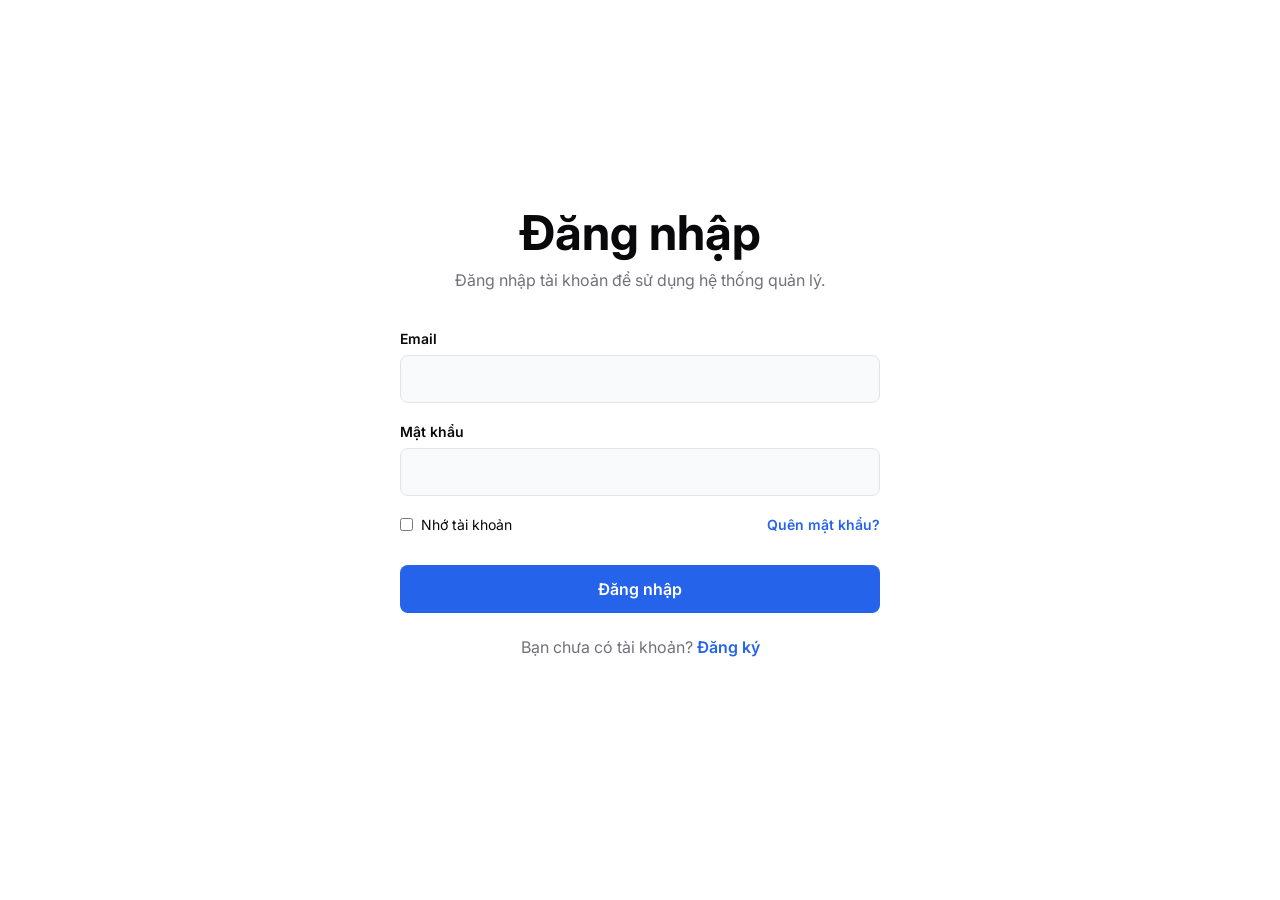
<file: Project/pages/login.html>
<!DOCTYPE html>
<html lang="en">

<head>
    <meta charset="UTF-8">
    <meta name="viewport" content="width=device-width, initial-scale=1.0">
    <title>Document</title>
    <link rel="stylesheet" href="../css/login.css">
    <link rel="preconnect" href="https://fonts.googleapis.com">
    <link rel="preconnect" href="https://fonts.gstatic.com" crossorigin>
    <link
        href="https://fonts.googleapis.com/css2?family=Inter:ital,opsz,wght@0,14..32,100..900;1,14..32,100..900&display=swap"
        rel="stylesheet">
</head>

<body>
    <div class="container">
    <h1>Đăng nhập</h1>
    <p>Đăng nhập tài khoản để sử dụng hệ thống quản lý.</p>
    
    <div class="form-group">
        <label>Email</label>
        <input type="email" placeholder="">
    </div>

    <div class="form-group">
        <label>Mật khẩu</label>
        <input type="password" placeholder="">
    </div>

    <div class="tick">
        <label class="checkbox-container">
            <input type="checkbox"> Nhớ tài khoản
        </label>
        <a href="#">Quên mật khẩu?</a>
    </div>

    <button class="btn">Đăng nhập</button>

    <p class="footer-text">Bạn chưa có tài khoản? <a href="./register.html">Đăng ký</a></p>
</div>
</body>

</html>
</file>
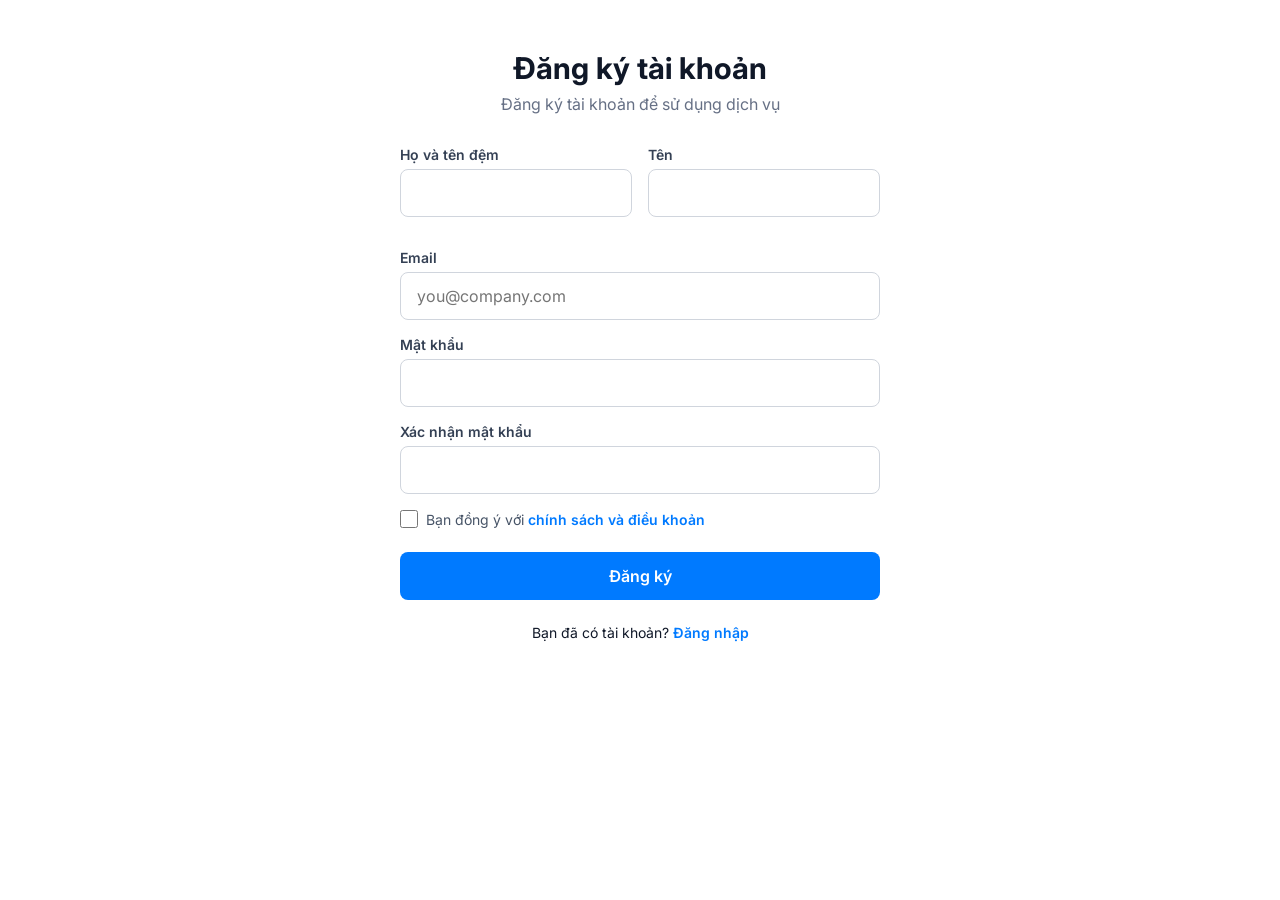
<file: Project/pages/register.html>
<!DOCTYPE html>
<html lang="en">

<head>
    <meta charset="UTF-8">
    <meta name="viewport" content="width=device-width, initial-scale=1.0">
    <title>Document</title>
    <link rel="stylesheet" href="../css/register.css">
    <link rel="preconnect" href="https://fonts.googleapis.com">
    <link rel="preconnect" href="https://fonts.gstatic.com" crossorigin>
    <link
        href="https://fonts.googleapis.com/css2?family=Inter:ital,opsz,wght@0,14..32,100..900;1,14..32,100..900&display=swap"
        rel="stylesheet">
</head>

<body>
    <div class="container">
        <h1>Đăng ký tài khoản</h1>
        <p class="subtitle">Đăng ký tài khoản để sử dụng dịch vụ</p>

        <form class="registration-form">
            <div class="row">
                <div class="input_field_base">
                    <label>Họ và tên đệm</label>
                    <input type="text">
                </div>
                <div class="input_field_base">
                    <label>Tên</label>
                    <input type="text">
                </div>
            </div>

            <div class="input_field_base">
                <label>Email</label>
                <input type="email" placeholder="you@company.com">
            </div>

            <div class="input_field_base">
                <label>Mật khẩu</label>
                <input type="password">
            </div>

            <div class="input_field_base">
                <label>Xác nhận mật khẩu</label>
                <input type="password">
            </div>

            <div class="checkbox-group">
                <input type="checkbox" id="terms">
                <label for="terms">Bạn đồng ý với <a href="#">chính sách và điều khoản</a></label>
            </div>

            <button type="submit" class="btn">Đăng ký</button>
        </form>

        <p class="login-footer">Bạn đã có tài khoản? <a href="./register.html">Đăng nhập</a></p>
    </div>
</body>

</html>
</file>
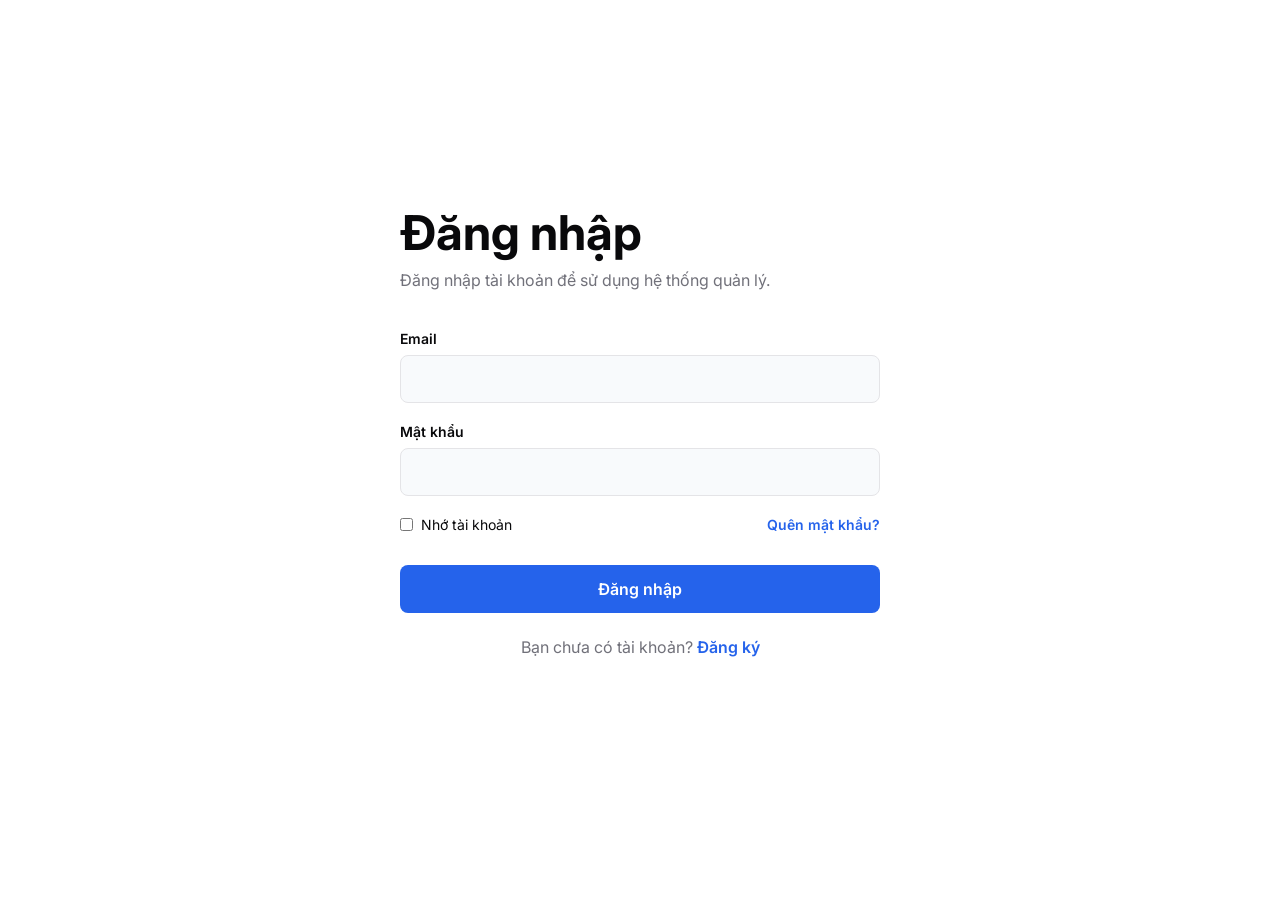
<file: Project_day2/pages/login.html>
<!DOCTYPE html>
<html lang="en">

<head>
    <meta charset="UTF-8">
    <meta name="viewport" content="width=device-width, initial-scale=1.0">
    <title>Document</title>
    <link rel="stylesheet" href="../css/login.css">
    <link rel="preconnect" href="https://fonts.googleapis.com">
    <link rel="preconnect" href="https://fonts.gstatic.com" crossorigin>
    <link
        href="https://fonts.googleapis.com/css2?family=Inter:ital,opsz,wght@0,14..32,100..900;1,14..32,100..900&display=swap"
        rel="stylesheet">
</head>

<body>
    <div class="container">
        <div class="title">
            <h1>Đăng nhập</h1>
            <p>Đăng nhập tài khoản để sử dụng hệ thống quản lý.</p>
        </div>

        <div class="form-group">
            <label>Email</label>
            <input type="email" placeholder="">
        </div>

        <div class="form-group">
            <label>Mật khẩu</label>
            <input type="password" placeholder="">
        </div>

        <div class="tick">
            <label class="checkbox-container">
                <input type="checkbox" style="border: 1px #94A3B8;"> Nhớ tài khoản
            </label>
            <a href="#">Quên mật khẩu?</a>
        </div>

        <button class="btn">Đăng nhập</button>

        <p class="footer-text">Bạn chưa có tài khoản? <a href="./register.html">Đăng ký</a></p>
    </div>
</body>

</html>
</file>
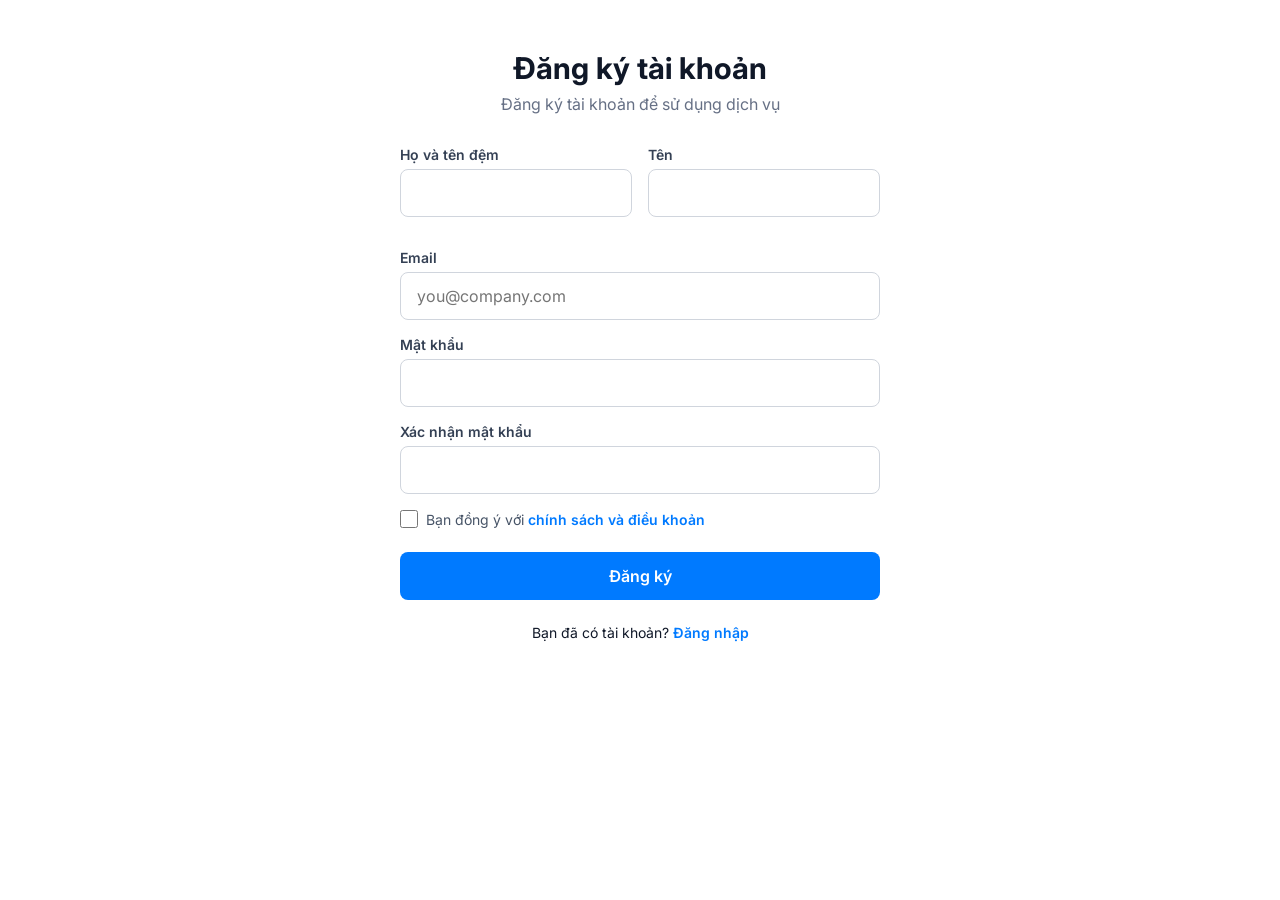
<file: Project_day2/pages/register.html>
<!DOCTYPE html>
<html lang="en">

<head>
    <meta charset="UTF-8">
    <meta name="viewport" content="width=device-width, initial-scale=1.0">
    <title>Document</title>
    <link rel="stylesheet" href="../css/register.css">
    <link rel="preconnect" href="https://fonts.googleapis.com">
    <link rel="preconnect" href="https://fonts.gstatic.com" crossorigin>
    <link
        href="https://fonts.googleapis.com/css2?family=Inter:ital,opsz,wght@0,14..32,100..900;1,14..32,100..900&display=swap"
        rel="stylesheet">
</head>

<body>
    <div class="container">
        <h1>Đăng ký tài khoản</h1>
        <p class="subtitle">Đăng ký tài khoản để sử dụng dịch vụ</p>

        <form class="registration-form">
            <div class="row">
                <div class="input_field_base">
                    <label>Họ và tên đệm</label>
                    <input type="text">
                </div>
                <div class="input_field_base">
                    <label>Tên</label>
                    <input type="text">
                </div>
            </div>

            <div class="input_field_base">
                <label>Email</label>
                <input type="email" placeholder="you@company.com">
            </div>

            <div class="input_field_base">
                <label>Mật khẩu</label>
                <input type="password">
            </div>

            <div class="input_field_base">
                <label>Xác nhận mật khẩu</label>
                <input type="password">
            </div>

            <div class="checkbox-group">
                <input type="checkbox" id="terms">
                <label for="terms">Bạn đồng ý với <a href="#">chính sách và điều khoản</a></label>
            </div>

            <button type="submit" class="btn">Đăng ký</button>
        </form>

        <p class="login-footer">Bạn đã có tài khoản? <a href="./login.html">Đăng nhập</a></p>
    </div>
</body>

</html>
</file>
<file: Project/css/login.css>
* {
    margin: 0;
    padding: 0;
    box-sizing: border-box;
    font-family: 'Inter', sans-serif;
}

body {
    display: flex;
    justify-content: center;
    align-items: center;
    min-height: 100vh;
    background-color: #fff;
}

.container {
    width: 100%;
    max-width: 480px;
    display: flex;
    flex-direction: column;
    text-align: center;
}

.container h1 {
    font-weight: 700;
    font-size: 48px;
    color: #09090B;
    margin-bottom: 8px;
}

.container p {
    font-size: 16px;
    color: #71717a;
    margin-bottom: 40px;
}

.form-group {
    display: flex;
    flex-direction: column;
    align-items: flex-start;
    margin-bottom: 20px;
    gap: 8px;
}

.form-group label {
    font-weight: 600;
    font-size: 14px;
    color: #09090B;
}

.form-group input {
    width: 100%;
    height: 48px;
    padding: 12px 16px;
    border-radius: 8px;
    border: 1px solid #E4E4E7;
    background-color: #F8FAFC;
    font-size: 16px;
    outline: none;
    transition: border 0.2s;
}

.form-group input:focus {
    border: 1px solid #2563EB;
}

.tick {
    display: flex;
    justify-content: space-between;
    align-items: center;
    margin-bottom: 32px;
    font-size: 14px;
}

.checkbox-container {
    display: flex;
    align-items: center;
    gap: 8px;
    color: #09090B;
    cursor: pointer;
}

.btn {
    width: 100%;
    height: 48px;
    background-color: #2563EB;
    color: white;
    border: none;
    border-radius: 8px;
    font-weight: 600;
    font-size: 16px;
    cursor: pointer;
    transition: opacity 0.2s;
}

.btn:hover {
    opacity: 0.9;
}

a {
    color: #2563EB;
    text-decoration: none;
    font-weight: 600;
}

.footer-text {
    margin-top: 24px;
    font-size: 14px;
}

@media (max-width: 450px) {
    .container {
        padding: 20px;
    }
    .container h1 {
        font-size: 32px;
    }
}
</file>
<file: Project/css/register.css>
* {
    margin: 0;
    padding: 0;
    box-sizing: border-box;
    font-family: 'Inter', sans-serif;
}

body {
    display: flex;
    justify-content: center;
    align-items: flex-start;
    padding: 50px 20px;
    background-color: #fff;
}

.container {
    width: 100%;
    max-width: 480px;
    text-align: center;
}

.container h1 {
    font-size: 30px;
    font-weight: 700;
    color: #101828;
    margin-bottom: 8px;
}

.subtitle {
    font-size: 16px;
    color: #667085;
    margin-bottom: 32px;
}

.row {
    display: flex;
    gap: 16px;
    margin-bottom: 16px;
}

.row .input_field_base {
    flex: 1;
    text-align: left;
}

.input_field_base {
    margin-bottom: 16px;
    text-align: left;
}

.input_field_base label {
    display: block;
    font-weight: 600;
    font-size: 14px;
    color: #344054;
    margin-bottom: 6px;
}

.input_field_base input {
    width: 100%;
    height: 48px;
    padding: 12px 16px;
    border-radius: 8px;
    border: 1px solid #D0D5DD;
    outline: none;
    font-size: 16px;
}

.checkbox-group {
    display: flex;
    align-items: center;
    gap: 8px;
    margin-bottom: 24px;
    font-size: 14px;
    color: #475467;
}

.checkbox-group input[type="checkbox"] {
    width: 18px;
    height: 18px;
    cursor: pointer;
}

.btn {
    background-color: #007AFF;
    border-radius: 8px;
    color: white;
    width: 100%;
    height: 48px;
    font-weight: 600;
    font-size: 16px;
    border: none;
    cursor: pointer;
    transition: background 0.3s;
}

.btn:hover {
    background-color: #0056b3;
}

.login-footer {
    margin-top: 24px;
    font-size: 14px;
    color: #101828;
}

a {
    color: #007AFF;
    text-decoration: none;
    font-weight: 600;
}

@media (max-width: 450px) {
    .row {
        flex-direction: column;
        gap: 16px;
    }
    
    .container h1 {
        font-size: 24px;
    }
}
</file>
<file: Project_day2/css/login.css>
* {
    margin: 0;
    padding: 0;
    box-sizing: border-box;
    font-family: 'Inter', sans-serif;
}

body {
    display: flex;
    justify-content: center;
    align-items: center;
    min-height: 100vh;
    background-color: #fff;
}

.container {
    width: 100%;
    max-width: 480px;
    display: flex;
    flex-direction: column;
    text-align: center;
}

.container h1 {
    font-weight: 700;
    font-size: 48px;
    color: #09090B;
    margin-bottom: 8px;
}

.container p {
    font-size: 16px;
    color: #71717a;
    margin-bottom: 40px;
}

.title{
    display: flex;
    flex-direction: column;
    align-items: flex-start;
}

.form-group {
    display: flex;
    flex-direction: column;
    align-items: flex-start;
    margin-bottom: 20px;
    gap: 8px;
}

.form-group label {
    font-weight: 600;
    font-size: 14px;
    color: #09090B;
}

.form-group input {
    width: 100%;
    height: 48px;
    padding: 12px 16px;
    border-radius: 8px;
    border: 1px solid #E4E4E7;
    background-color: #F8FAFC;
    font-size: 16px;
    outline: none;
    transition: border 0.2s;
}

.form-group input:focus {
    border: 1px solid #2563EB;
}

.tick {
    display: flex;
    justify-content: space-between;
    align-items: center;
    margin-bottom: 32px;
    font-size: 14px;
}

.checkbox-container {
    display: flex;
    align-items: center;
    gap: 8px;
    color: #09090B;
    cursor: pointer;
}

.btn {
    width: 100%;
    height: 48px;
    background-color: #2563EB;
    color: white;
    border: none;
    border-radius: 8px;
    font-weight: 600;
    font-size: 16px;
    cursor: pointer;
    transition: opacity 0.2s;
}

.btn:hover {
    opacity: 0.9;
}

a {
    color: #2563EB;
    text-decoration: none;
    font-weight: 600;
}

.footer-text {
    margin-top: 24px;
    font-size: 14px;
}

@media (max-width: 450px) {
    .container {
        padding: 20px;
    }
    .container h1 {
        font-size: 32px;
    }
}
</file>
<file: Project_day2/css/register.css>
* {
    margin: 0;
    padding: 0;
    box-sizing: border-box;
    font-family: 'Inter', sans-serif;
}

body {
    display: flex;
    justify-content: center;
    align-items: flex-start;
    padding: 50px 20px;
    background-color: #fff;
}

.container {
    width: 100%;
    max-width: 480px;
    text-align: center;
}

.container h1 {
    font-size: 30px;
    font-weight: 700;
    color: #101828;
    margin-bottom: 8px;
}

.subtitle {
    font-size: 16px;
    color: #667085;
    margin-bottom: 32px;
}

.row {
    display: flex;
    gap: 16px;
    margin-bottom: 16px;
}

.row .input_field_base {
    flex: 1;
    text-align: left;
}

.input_field_base {
    margin-bottom: 16px;
    text-align: left;
}

.input_field_base label {
    display: block;
    font-weight: 600;
    font-size: 14px;
    color: #344054;
    margin-bottom: 6px;
}

.input_field_base input {
    width: 100%;
    height: 48px;
    padding: 12px 16px;
    border-radius: 8px;
    border: 1px solid #D0D5DD;
    outline: none;
    font-size: 16px;
}

.checkbox-group {
    display: flex;
    align-items: center;
    gap: 8px;
    margin-bottom: 24px;
    font-size: 14px;
    color: #475467;
}

.checkbox-group input[type="checkbox"] {
    width: 18px;
    height: 18px;
    cursor: pointer;
}

.btn {
    background-color: #007AFF;
    border-radius: 8px;
    color: white;
    width: 100%;
    height: 48px;
    font-weight: 600;
    font-size: 16px;
    border: none;
    cursor: pointer;
    transition: background 0.3s;
}

.btn:hover {
    background-color: #0056b3;
}

.login-footer {
    margin-top: 24px;
    font-size: 14px;
    color: #101828;
}

a {
    color: #007AFF;
    text-decoration: none;
    font-weight: 600;
}

@media (max-width: 450px) {
    .row {
        flex-direction: column;
        gap: 16px;
    }
    
    .container h1 {
        font-size: 24px;
    }
}
</file>
